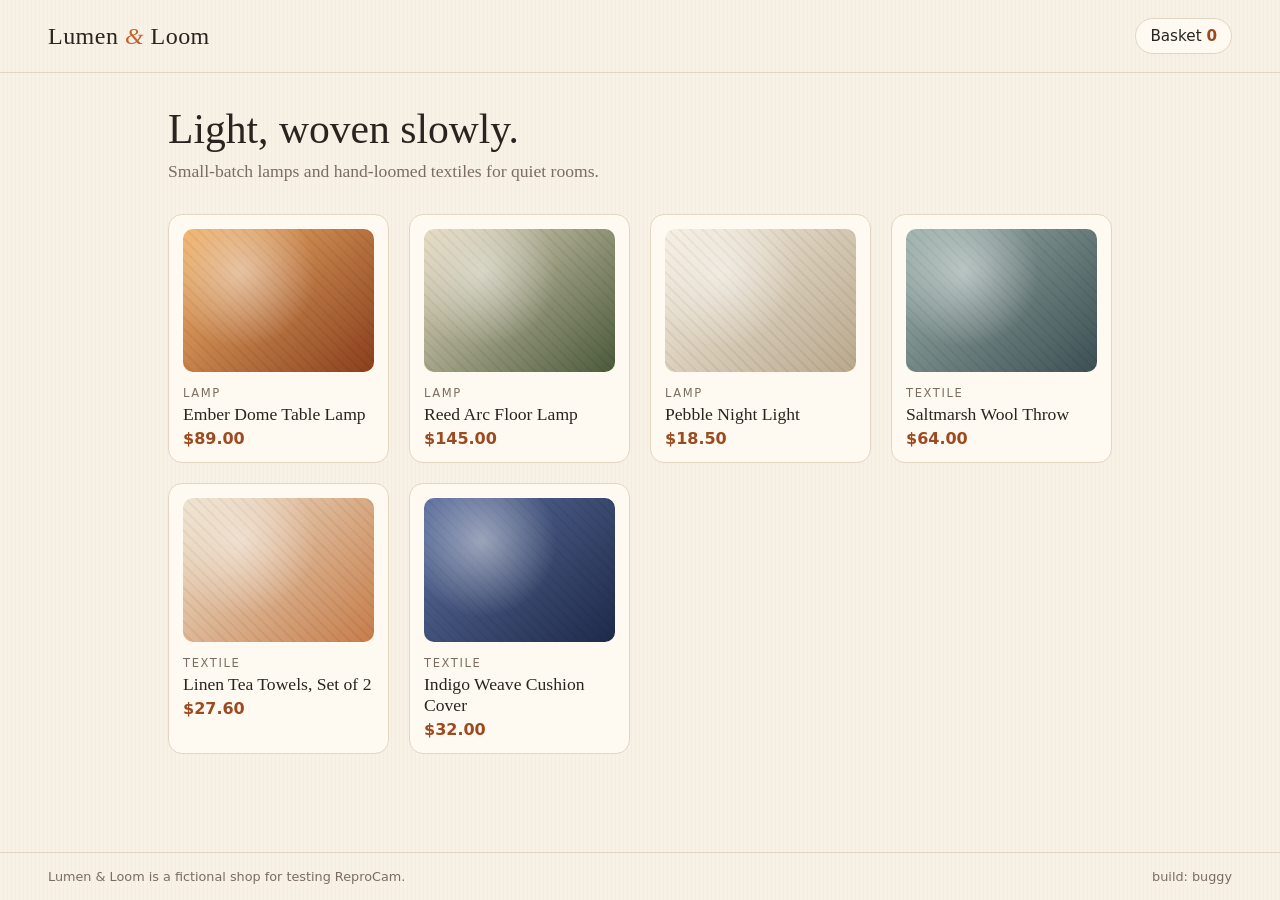
<file: store/index.html>
<!doctype html>
<html lang="en">
<head>
  <meta charset="utf-8">
  <meta name="viewport" content="width=device-width, initial-scale=1">
  <title>Lamps and textiles · Lumen &amp; Loom</title>
  <link rel="icon" href="data:,">
  <link rel="stylesheet" href="styles.css">
  <script src="bugs.js" defer></script>
  <script src="app.js" defer></script>
</head>
<body data-page="list">
  <header class="site-header">
    <a class="brand" href="index.html" data-testid="nav-home">Lumen <em>&amp;</em> Loom</a>
    <a class="nav-cart" href="cart.html" data-testid="nav-cart">Basket <span data-testid="cart-count">0</span></a>
  </header>
  <main>
    <h1>Light, woven slowly.</h1>
    <p class="lede">Small-batch lamps and hand-loomed textiles for quiet rooms.</p>
    <section class="grid" data-testid="product-grid"></section>
  </main>
  <footer class="site-footer">
    <span>Lumen &amp; Loom is a fictional shop for testing ReproCam.</span>
    <span data-testid="build-mode"></span>
  </footer>
</body>
</html>
</file>
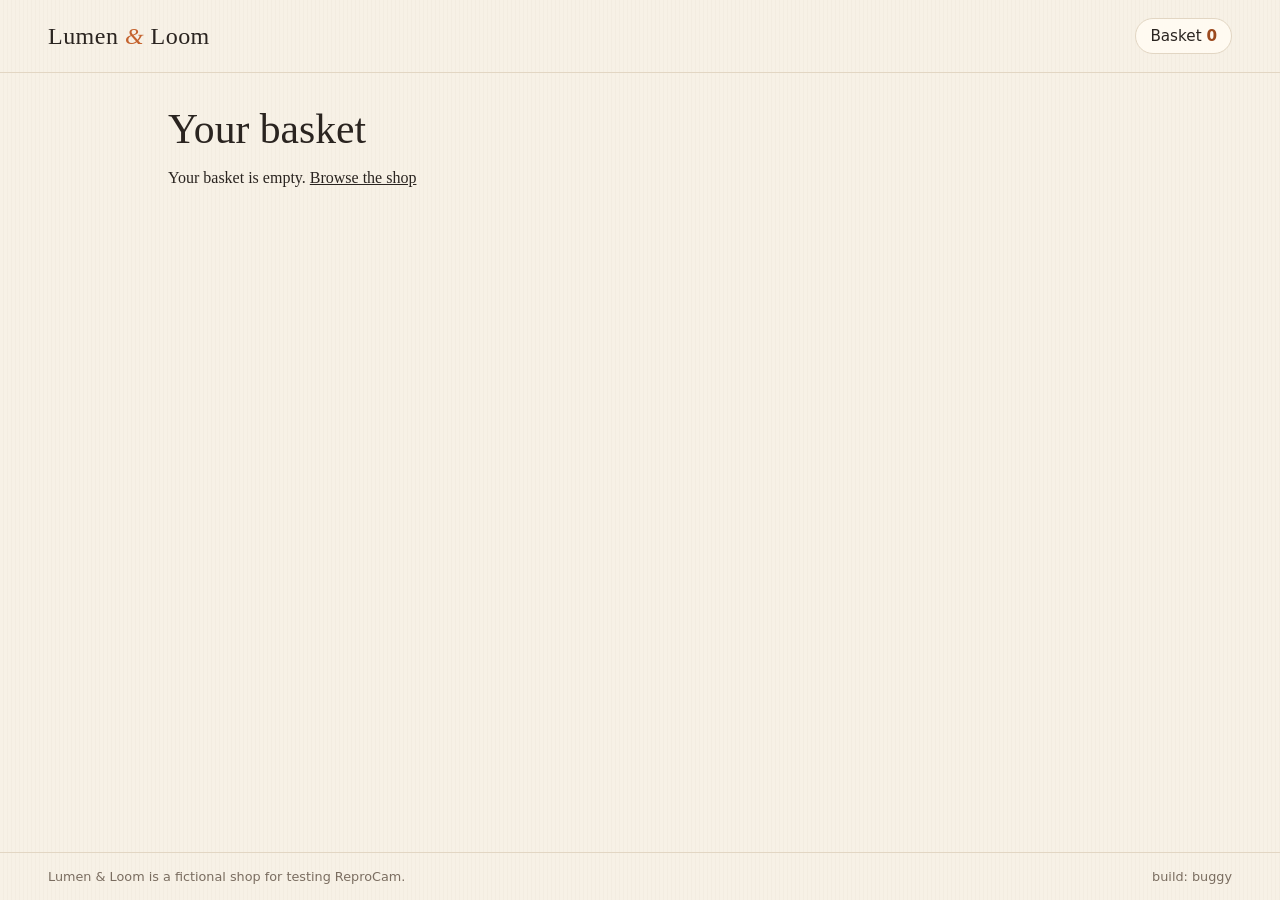
<file: store/cart.html>
<!doctype html>
<html lang="en">
<head>
  <meta charset="utf-8">
  <meta name="viewport" content="width=device-width, initial-scale=1">
  <title>Basket · Lumen &amp; Loom</title>
  <link rel="icon" href="data:,">
  <link rel="stylesheet" href="styles.css">
  <script src="bugs.js" defer></script>
  <script src="app.js" defer></script>
</head>
<body data-page="cart">
  <header class="site-header">
    <a class="brand" href="index.html" data-testid="nav-home">Lumen <em>&amp;</em> Loom</a>
    <a class="nav-cart" href="cart.html" data-testid="nav-cart">Basket <span data-testid="cart-count">0</span></a>
  </header>
  <main>
    <h1>Your basket</h1>
    <section data-testid="cart"></section>
  </main>
  <footer class="site-footer">
    <span>Lumen &amp; Loom is a fictional shop for testing ReproCam.</span>
    <span data-testid="build-mode"></span>
  </footer>
</body>
</html>
</file>
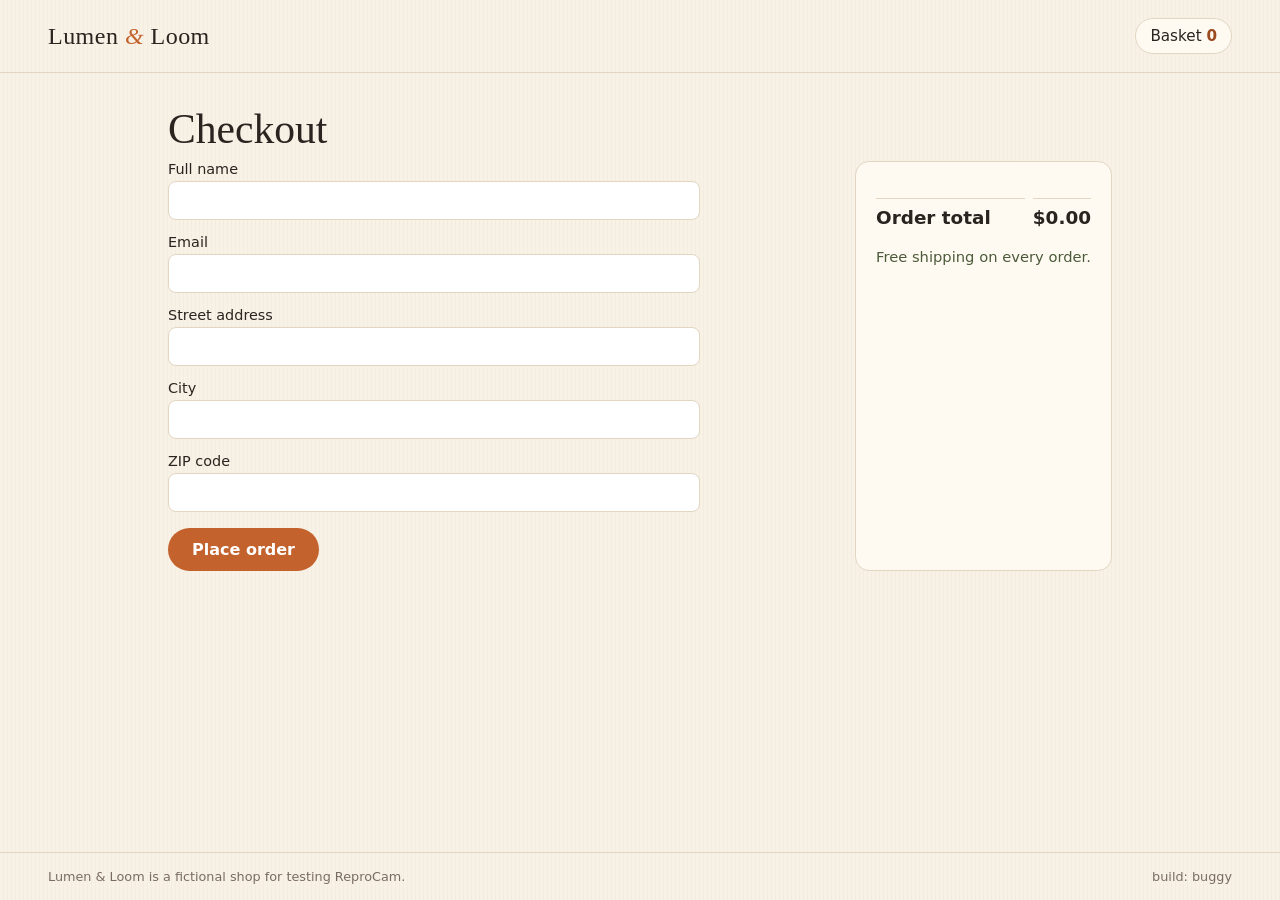
<file: store/checkout.html>
<!doctype html>
<html lang="en">
<head>
  <meta charset="utf-8">
  <meta name="viewport" content="width=device-width, initial-scale=1">
  <title>Checkout · Lumen &amp; Loom</title>
  <link rel="icon" href="data:,">
  <link rel="stylesheet" href="styles.css">
  <script src="bugs.js" defer></script>
  <script src="app.js" defer></script>
</head>
<body data-page="checkout">
  <header class="site-header">
    <a class="brand" href="index.html" data-testid="nav-home">Lumen <em>&amp;</em> Loom</a>
    <a class="nav-cart" href="cart.html" data-testid="nav-cart">Basket <span data-testid="cart-count">0</span></a>
  </header>
  <main>
    <h1>Checkout</h1>
    <div class="checkout">
      <form data-testid="checkout-form" novalidate>
        <label class="field">Full name <input name="name" data-testid="checkout-name" autocomplete="name" required></label>
        <label class="field">Email <input name="email" type="email" data-testid="checkout-email" autocomplete="email" required></label>
        <label class="field">Street address <input name="address" data-testid="checkout-address" autocomplete="street-address" required></label>
        <label class="field">City <input name="city" data-testid="checkout-city" autocomplete="address-level2" required></label>
        <label class="field">ZIP code <input name="zip" inputmode="numeric" maxlength="5" data-testid="checkout-zip" autocomplete="postal-code" required></label>
        <p class="error" data-testid="checkout-error" role="alert"></p>
        <div class="place-row">
          <button class="btn" type="submit" data-testid="place-order">Place order</button>
          <span class="spinner" data-testid="place-order-spinner" role="progressbar" aria-label="Placing order" hidden></span>
        </div>
      </form>
      <aside class="summary">
        <dl>
          <dt class="total">Order total</dt><dd class="total" data-testid="checkout-total"></dd>
        </dl>
        <p class="note">Free shipping on every order.</p>
      </aside>
    </div>
  </main>
  <footer class="site-footer">
    <span>Lumen &amp; Loom is a fictional shop for testing ReproCam.</span>
    <span data-testid="build-mode"></span>
  </footer>
</body>
</html>
</file>
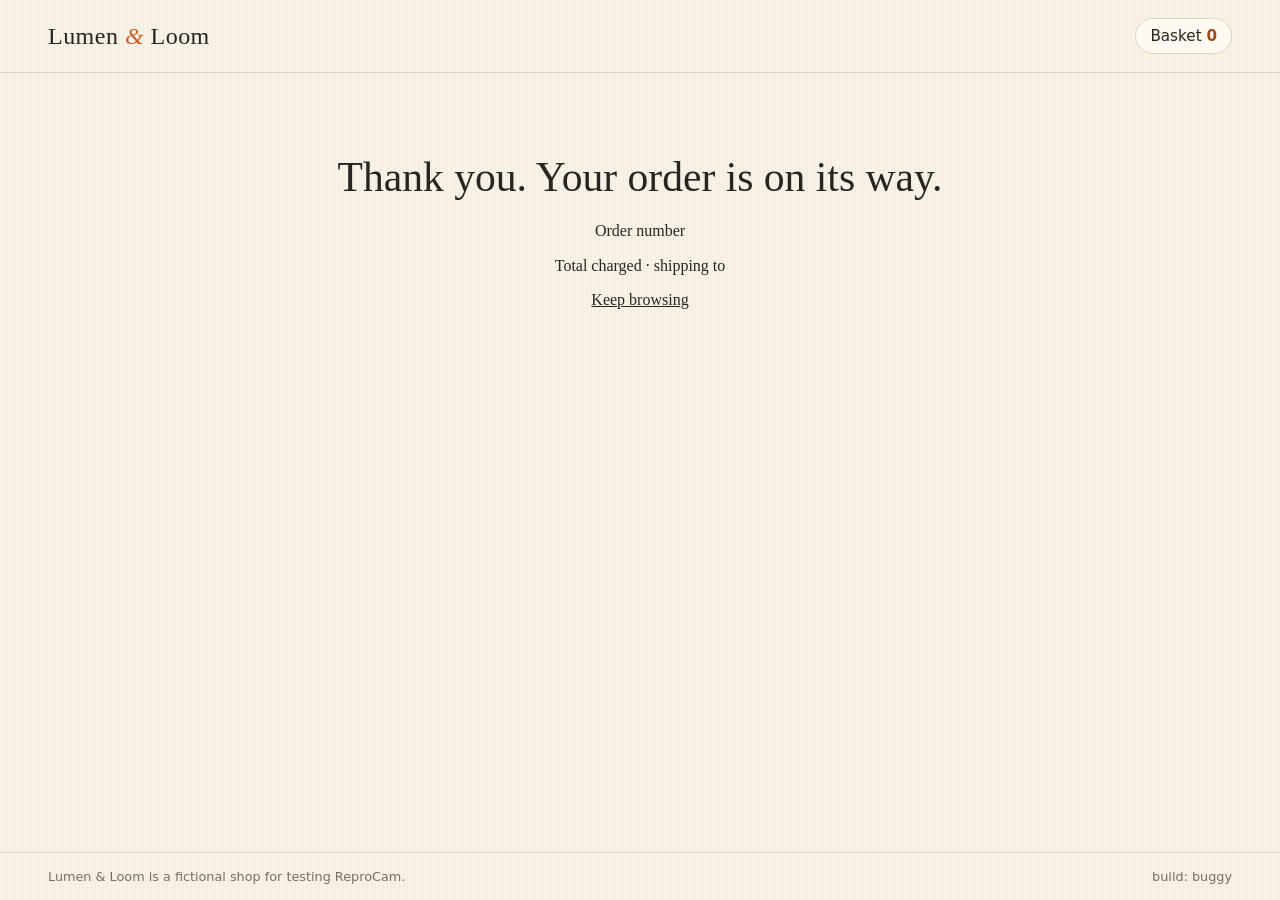
<file: store/confirmation.html>
<!doctype html>
<html lang="en">
<head>
  <meta charset="utf-8">
  <meta name="viewport" content="width=device-width, initial-scale=1">
  <title>Order confirmed · Lumen &amp; Loom</title>
  <link rel="icon" href="data:,">
  <link rel="stylesheet" href="styles.css">
  <script src="bugs.js" defer></script>
  <script src="app.js" defer></script>
</head>
<body data-page="confirmation">
  <header class="site-header">
    <a class="brand" href="index.html" data-testid="nav-home">Lumen <em>&amp;</em> Loom</a>
    <a class="nav-cart" href="cart.html" data-testid="nav-cart">Basket <span data-testid="cart-count">0</span></a>
  </header>
  <main>
    <section class="confirm" data-testid="order-confirmation">
      <h1>Thank you. Your order is on its way.</h1>
      <p>Order number <span class="order-no" data-testid="order-number"></span></p>
      <p>Total charged <strong data-testid="confirmation-total"></strong> · shipping to <span data-testid="confirmation-zone"></span></p>
      <p><a href="index.html">Keep browsing</a></p>
    </section>
  </main>
  <footer class="site-footer">
    <span>Lumen &amp; Loom is a fictional shop for testing ReproCam.</span>
    <span data-testid="build-mode"></span>
  </footer>
</body>
</html>
</file>
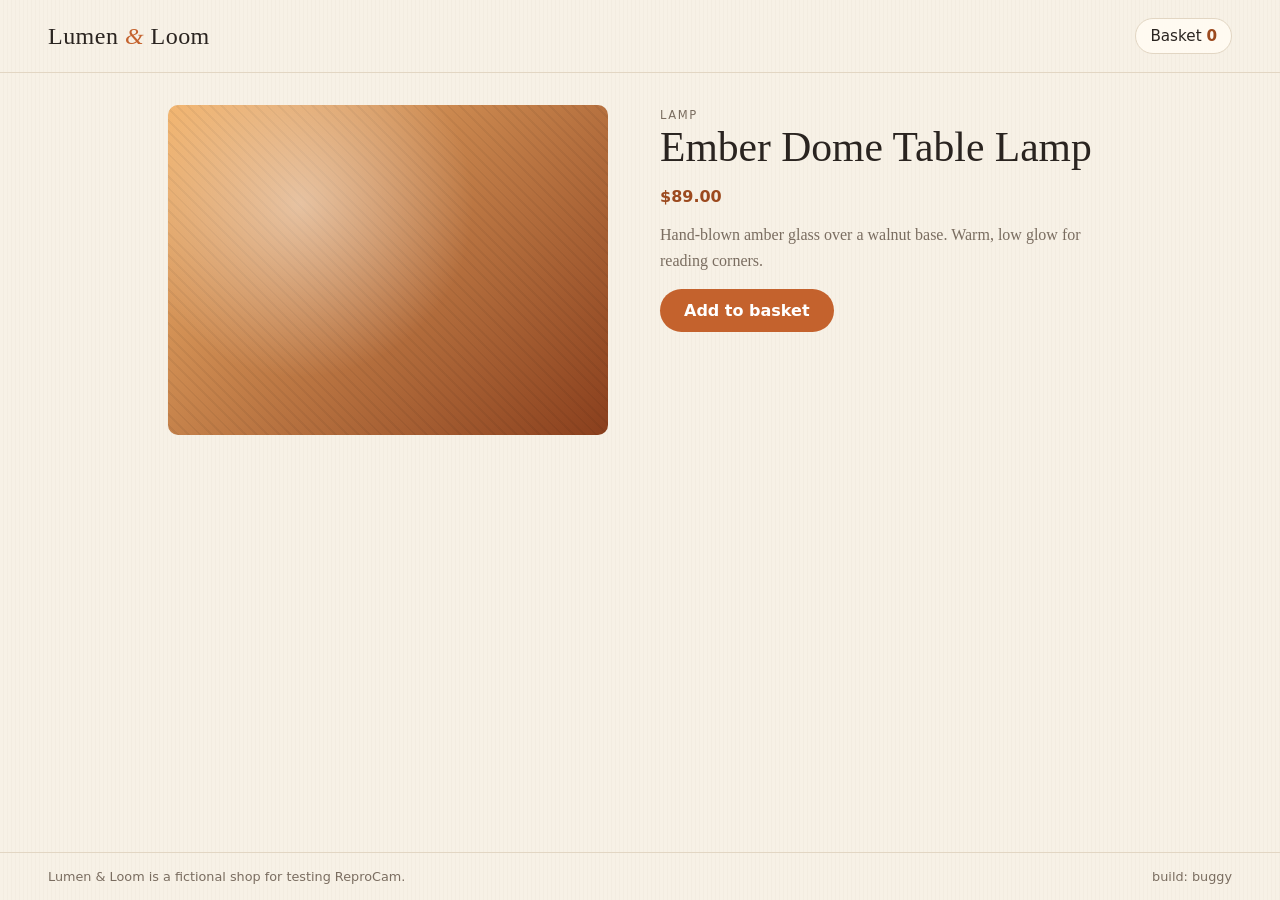
<file: store/product.html>
<!doctype html>
<html lang="en">
<head>
  <meta charset="utf-8">
  <meta name="viewport" content="width=device-width, initial-scale=1">
  <title>Product · Lumen &amp; Loom</title>
  <link rel="icon" href="data:,">
  <link rel="stylesheet" href="styles.css">
  <script src="bugs.js" defer></script>
  <script src="app.js" defer></script>
</head>
<body data-page="detail">
  <header class="site-header">
    <a class="brand" href="index.html" data-testid="nav-home">Lumen <em>&amp;</em> Loom</a>
    <a class="nav-cart" href="cart.html" data-testid="nav-cart">Basket <span data-testid="cart-count">0</span></a>
  </header>
  <main>
    <section class="detail" data-testid="product-detail"></section>
  </main>
  <footer class="site-footer">
    <span>Lumen &amp; Loom is a fictional shop for testing ReproCam.</span>
    <span data-testid="build-mode"></span>
  </footer>
</body>
</html>
</file>
<file: store/styles.css>
:root {
  --paper: #f7f1e6;
  --card: #fffaf1;
  --ink: #2a2420;
  --muted: #7a6d60;
  --line: #e2d6c3;
  --ember: #c4622d;
  --ember-dark: #9c4a1f;
  --moss: #4b5a3a;
  --error: #a3271f;
  --radius: 14px;
  font-family: "Iowan Old Style", "Palatino Linotype", Palatino, Georgia, serif;
  color: var(--ink);
}

* { box-sizing: border-box; }

body {
  margin: 0;
  background: var(--paper);
  background-image: repeating-linear-gradient(90deg, transparent 0 3px, rgba(120, 90, 60, 0.03) 3px 4px);
  min-height: 100vh;
  display: flex;
  flex-direction: column;
}

a { color: inherit; }

.site-header {
  display: flex;
  align-items: center;
  justify-content: space-between;
  padding: 18px clamp(16px, 4vw, 48px);
  border-bottom: 1px solid var(--line);
}

.brand {
  font-size: 1.5rem;
  letter-spacing: 0.02em;
  text-decoration: none;
}
.brand em { color: var(--ember); font-style: italic; }

.nav-cart {
  font-family: system-ui, sans-serif;
  font-size: 0.95rem;
  text-decoration: none;
  border: 1px solid var(--line);
  padding: 8px 14px;
  border-radius: 999px;
  background: var(--card);
}
.nav-cart span { font-weight: 600; color: var(--ember-dark); }

main {
  flex: 1;
  width: 100%;
  max-width: 1040px;
  margin: 0 auto;
  padding: 32px clamp(16px, 4vw, 48px) 64px;
}

h1 { font-weight: 500; font-size: clamp(1.8rem, 4vw, 2.6rem); margin: 0 0 8px; }
.lede { color: var(--muted); margin: 0 0 32px; font-size: 1.1rem; }

.grid {
  display: grid;
  grid-template-columns: repeat(auto-fill, minmax(220px, 1fr));
  gap: 20px;
}

.card {
  display: flex;
  flex-direction: column;
  gap: 4px;
  padding: 14px;
  background: var(--card);
  border: 1px solid var(--line);
  border-radius: var(--radius);
  text-decoration: none;
  transition: transform 0.15s, box-shadow 0.15s;
}
.card:hover { transform: translateY(-3px); box-shadow: 0 10px 24px rgba(80, 50, 20, 0.1); }
.card .swatch { margin-bottom: 10px; }

.kind {
  font-family: system-ui, sans-serif;
  font-size: 0.72rem;
  text-transform: uppercase;
  letter-spacing: 0.14em;
  color: var(--muted);
}
.name { font-size: 1.1rem; }
.price { font-family: system-ui, sans-serif; color: var(--ember-dark); font-weight: 600; }

.swatch {
  aspect-ratio: 4 / 3;
  border-radius: 10px;
  background:
    radial-gradient(circle at 30% 30%, rgba(255, 255, 255, 0.45), transparent 45%),
    repeating-linear-gradient(45deg, transparent 0 6px, rgba(0, 0, 0, 0.05) 6px 8px),
    linear-gradient(135deg, var(--a), var(--b));
}
.swatch.large { width: 100%; max-width: 440px; }
.swatch.small { width: 64px; flex: none; }

.detail {
  display: grid;
  grid-template-columns: minmax(0, 1fr) minmax(0, 1fr);
  gap: 40px;
  align-items: start;
}
@media (max-width: 720px) { .detail { grid-template-columns: 1fr; } }
.blurb { color: var(--muted); line-height: 1.6; }

.btn {
  display: inline-block;
  font: 600 1rem system-ui, sans-serif;
  background: var(--ember);
  color: #fff;
  border: 0;
  border-radius: 999px;
  padding: 12px 24px;
  cursor: pointer;
  text-decoration: none;
}
.btn:hover { background: var(--ember-dark); }
.btn:disabled { opacity: 0.6; cursor: progress; }
.btn.ghost { background: transparent; color: var(--ink); border: 1px solid var(--ink); padding: 8px 18px; }

.link {
  background: none;
  border: 0;
  color: var(--muted);
  text-decoration: underline;
  cursor: pointer;
  font: inherit;
  font-size: 0.9rem;
}

.note { font-family: system-ui, sans-serif; font-size: 0.92rem; color: var(--moss); min-height: 1.2em; }
.note.error, .error { color: var(--error); }

.lines { list-style: none; padding: 0; margin: 0 0 24px; }
.line {
  display: flex;
  align-items: center;
  gap: 16px;
  padding: 14px 0;
  border-bottom: 1px solid var(--line);
  flex-wrap: wrap;
}
.line .name { flex: 1; min-width: 160px; }
.line-total { font-family: system-ui, sans-serif; font-weight: 600; min-width: 80px; text-align: right; }

.stepper { display: inline-flex; align-items: center; border: 1px solid var(--line); border-radius: 999px; background: var(--card); }
.step { background: none; border: 0; width: 34px; height: 34px; font-size: 1.1rem; cursor: pointer; }
.step.at-min { opacity: 0.3; }
.qty { font-family: system-ui, sans-serif; min-width: 24px; text-align: center; }

.summary {
  margin-left: auto;
  max-width: 380px;
  background: var(--card);
  border: 1px solid var(--line);
  border-radius: var(--radius);
  padding: 20px;
}
.promo { display: flex; gap: 8px; align-items: center; flex-wrap: wrap; }
.promo label { width: 100%; font-family: system-ui, sans-serif; font-size: 0.85rem; color: var(--muted); }
.promo input, .field input {
  flex: 1;
  font: 1rem system-ui, sans-serif;
  padding: 9px 12px;
  border: 1px solid var(--line);
  border-radius: 8px;
  background: #fff;
}
dl { display: grid; grid-template-columns: 1fr auto; gap: 8px; font-family: system-ui, sans-serif; margin: 16px 0 20px; }
dt, dd { margin: 0; }
dd { text-align: right; }
.total { font-weight: 700; font-size: 1.15rem; padding-top: 8px; border-top: 1px solid var(--line); }
.summary .btn { width: 100%; text-align: center; }

.checkout { display: grid; grid-template-columns: minmax(0, 1.4fr) minmax(0, 1fr); gap: 32px; }
@media (max-width: 720px) { .checkout { grid-template-columns: 1fr; } }
.field { display: flex; flex-direction: column; gap: 4px; margin-bottom: 14px; font-family: system-ui, sans-serif; font-size: 0.9rem; }
.place-row { display: flex; align-items: center; gap: 14px; }

.spinner {
  width: 22px;
  height: 22px;
  border: 3px solid var(--line);
  border-top-color: var(--ember);
  border-radius: 50%;
  animation: spin 0.8s linear infinite;
}
.spinner[hidden] { display: none; }
@keyframes spin { to { transform: rotate(360deg); } }

.confirm { text-align: center; padding: 48px 0; }
.confirm .order-no { font: 600 1.3rem ui-monospace, monospace; color: var(--ember-dark); }

.site-footer {
  font-family: system-ui, sans-serif;
  font-size: 0.8rem;
  color: var(--muted);
  display: flex;
  justify-content: space-between;
  padding: 16px clamp(16px, 4vw, 48px);
  border-top: 1px solid var(--line);
}

/* comfortable tap targets on phones (testers record on their phones too) */
.note a, .link { display: inline-block; min-height: 32px; line-height: 32px; padding: 0 6px; }
</file>
